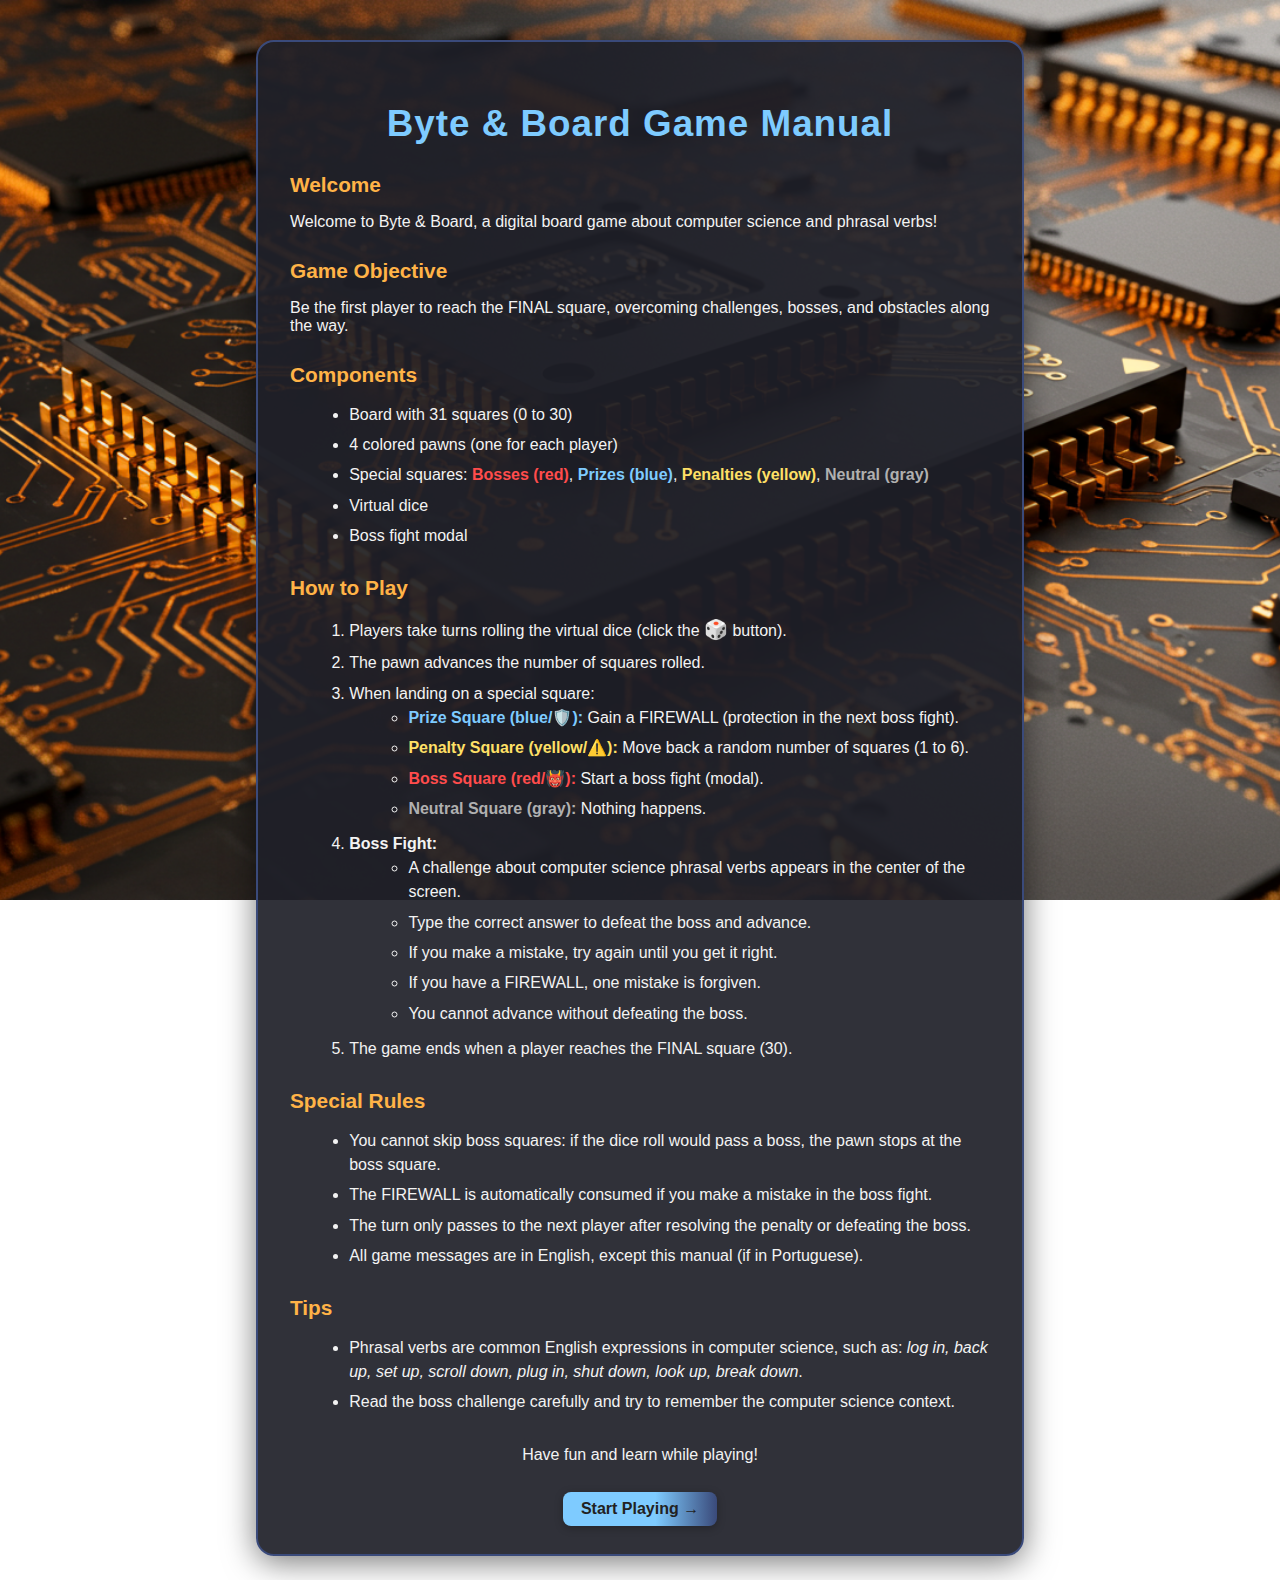
<file: index.html>
<!DOCTYPE html>
<html lang="en">
<head>
  <meta charset="UTF-8">
  <meta name="viewport" content="width=device-width, initial-scale=1.0">
  <title>Byte & Board Game Manual</title>
  <link rel="stylesheet" href="manual.css">
</head>
<body>
  <div class="manual-container">
    <h1>Byte & Board Game Manual</h1>
    <section>
      <h2>Welcome</h2>
      <p>Welcome to Byte & Board, a digital board game about computer science and phrasal verbs!</p>
    </section>
    <section>
      <h2>Game Objective</h2>
      <p>Be the first player to reach the FINAL square, overcoming challenges, bosses, and obstacles along the way.</p>
    </section>
    <section>
      <h2>Components</h2>
      <ul>
        <li>Board with 31 squares (0 to 30)</li>
        <li>4 colored pawns (one for each player)</li>
        <li>Special squares: <span class="boss">Bosses (red)</span>, <span class="prize">Prizes (blue)</span>, <span class="penalty">Penalties (yellow)</span>, <span class="neutral">Neutral (gray)</span></li>
        <li>Virtual dice</li>
        <li>Boss fight modal</li>
      </ul>
    </section>
    <section>
      <h2>How to Play</h2>
      <ol>
        <li>Players take turns rolling the virtual dice (click the <span class="dice">🎲</span> button).</li>
        <li>The pawn advances the number of squares rolled.</li>
        <li>When landing on a special square:
          <ul>
            <li><span class="prize">Prize Square (blue/🛡️):</span> Gain a FIREWALL (protection in the next boss fight).</li>
            <li><span class="penalty">Penalty Square (yellow/⚠️):</span> Move back a random number of squares (1 to 6).</li>
            <li><span class="boss">Boss Square (red/👹):</span> Start a boss fight (modal).</li>
            <li><span class="neutral">Neutral Square (gray):</span> Nothing happens.</li>
          </ul>
        </li>
        <li><strong>Boss Fight:</strong>
          <ul>
            <li>A challenge about computer science phrasal verbs appears in the center of the screen.</li>
            <li>Type the correct answer to defeat the boss and advance.</li>
            <li>If you make a mistake, try again until you get it right.</li>
            <li>If you have a FIREWALL, one mistake is forgiven.</li>
            <li>You cannot advance without defeating the boss.</li>
          </ul>
        </li>
        <li>The game ends when a player reaches the FINAL square (30).</li>
      </ol>
    </section>
    <section>
      <h2>Special Rules</h2>
      <ul>
        <li>You cannot skip boss squares: if the dice roll would pass a boss, the pawn stops at the boss square.</li>
        <li>The FIREWALL is automatically consumed if you make a mistake in the boss fight.</li>
        <li>The turn only passes to the next player after resolving the penalty or defeating the boss.</li>
        <li>All game messages are in English, except this manual (if in Portuguese).</li>
      </ul>
    </section>
    <section>
      <h2>Tips</h2>
      <ul>
        <li>Phrasal verbs are common English expressions in computer science, such as: <em>log in, back up, set up, scroll down, plug in, shut down, look up, break down</em>.</li>
        <li>Read the boss challenge carefully and try to remember the computer science context.</li>
      </ul>
    </section>
    <footer>
      <p>Have fun and learn while playing!</p>
      <a href="jogo.html" class="back-btn">Start Playing →</a>
    </footer>
  </div>
</body>
</html>
</file>
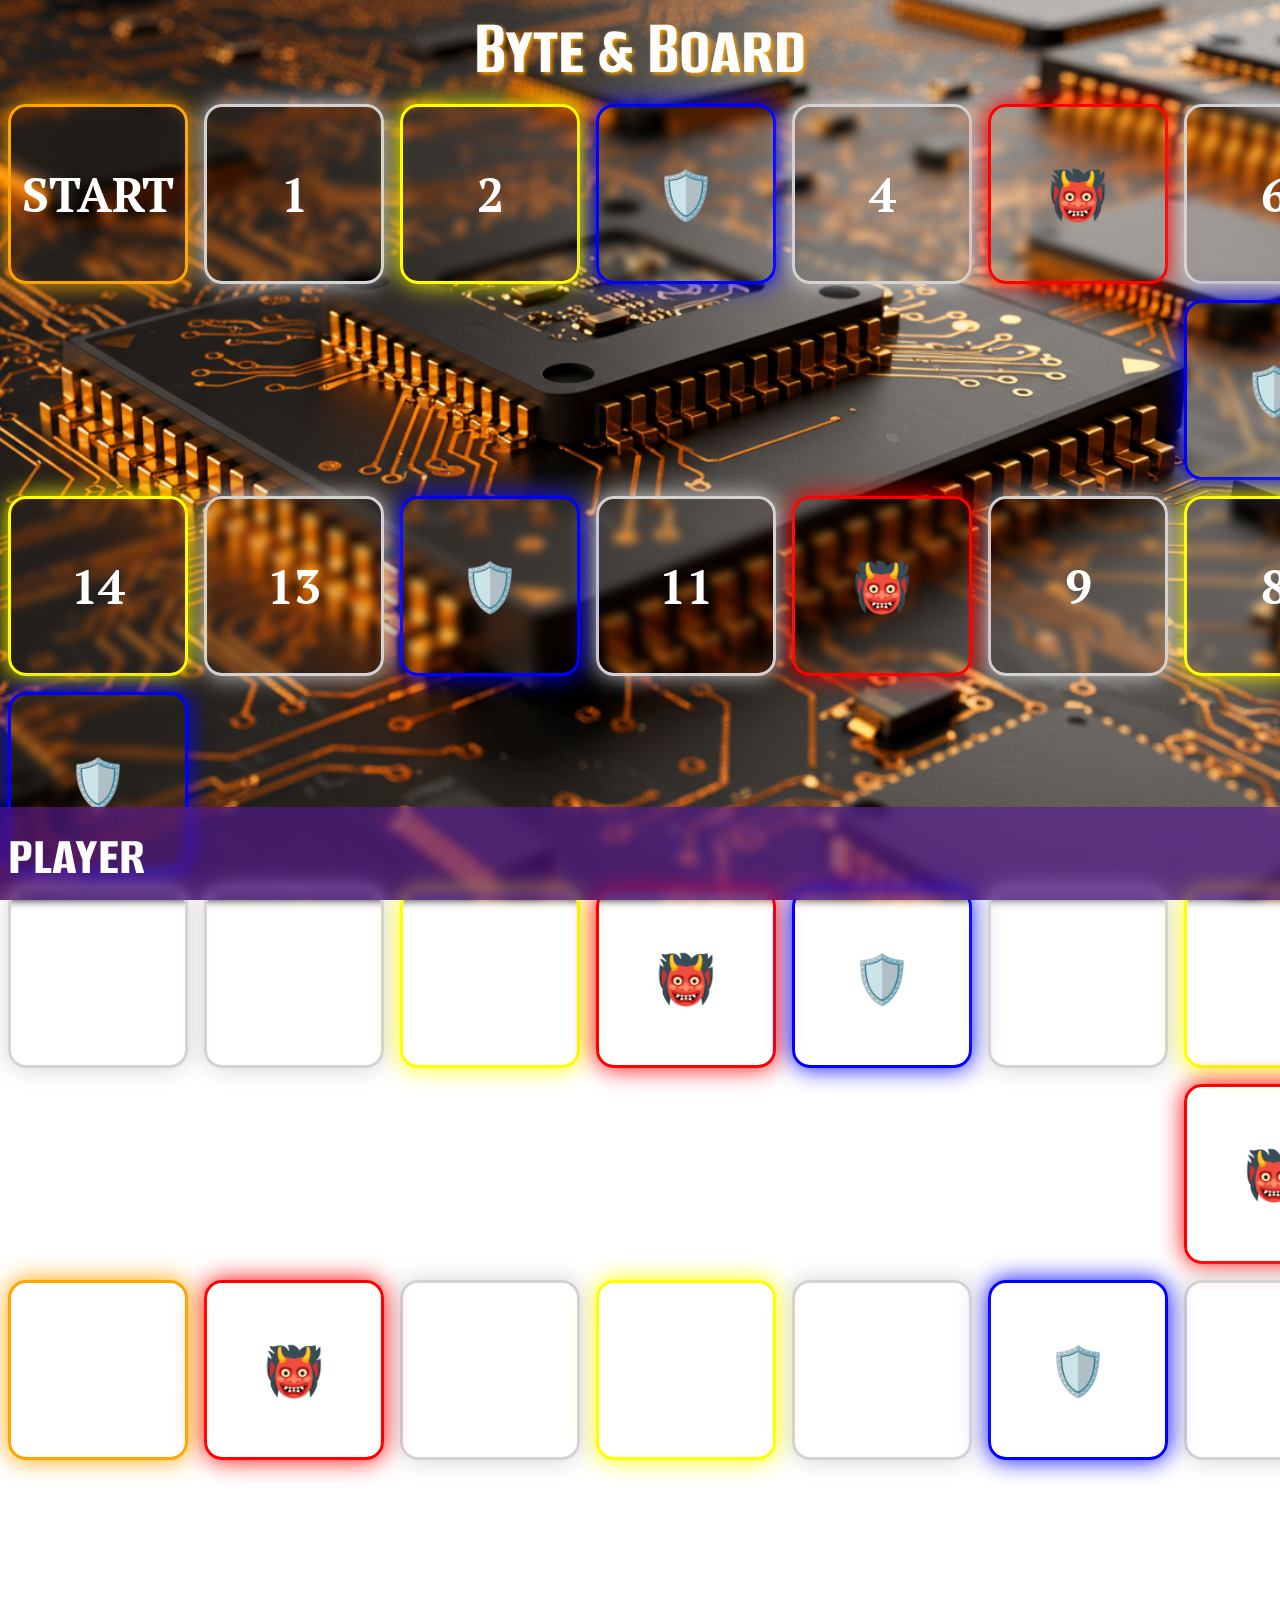
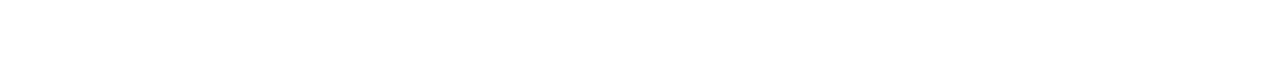
<file: jogo.html>
<!DOCTYPE html>
<html lang="en">
  <head>
    <meta charset="UTF-8" />
    <meta name="viewport" content="width=device-width, initial-scale=1.0" />
    <title>Byte & Board</title>
    <link rel="stylesheet" href="indexStyle.css" />
    <link rel="stylesheet" href="posicoesCasa.css" />
    <link rel="stylesheet" href="chefes/chefe1/chefe.css" />
  </head>
  <body>
    <div class="container">
      <h1>Byte & Board</h1>
    </div>
    <div class="tabuleiro" id="tabuleiro"></div>
    <div class="inf">
      <div class="user">
        <h1>player</h1>
      </div>
      <div class="dado">

      </div>
    </div>
    <script src="IndexScript.js"></script>
  </body>
</html>
</file>
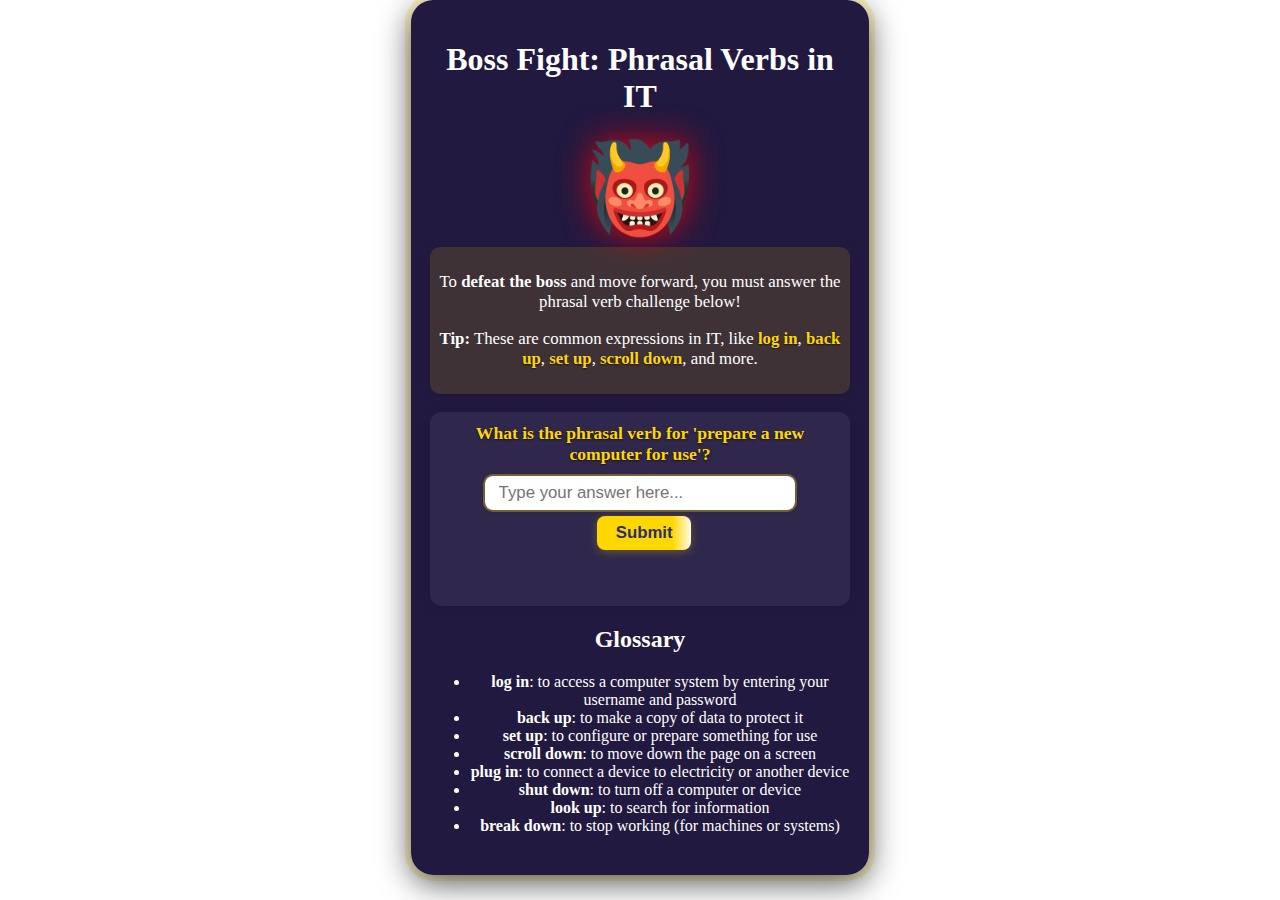
<file: chefes/chefe1/chefe.html>
<!DOCTYPE html>
<html lang="en">
<head>
  <meta charset="UTF-8">
  <meta name="viewport" content="width=device-width, initial-scale=1.0">
  <title>Boss Fight: Phrasal Verbs Challenge</title>
  <link rel="stylesheet" href="chefe.css">
</head>
<body>
  <div class="boss-container">
    <h1>Boss Fight: Phrasal Verbs in IT</h1>
    <div class="boss-avatar">👹</div>
    <div class="boss-instructions">
      <p>To <b>defeat the boss</b> and move forward, you must answer the phrasal verb challenge below!</p>
      <p><b>Tip:</b> These are common expressions in IT, like <span class="phrasal">log in</span>, <span class="phrasal">back up</span>, <span class="phrasal">set up</span>, <span class="phrasal">scroll down</span>, and more.</p>
    </div>
    <div class="challenge-area">
      <div id="question-area"></div>
      <input type="text" id="answer" placeholder="Type your answer here...">
      <button id="submit">Submit</button>
      <div id="feedback"></div>
    </div>
    <div class="glossary">
      <h2>Glossary</h2>
      <ul>
        <li><b>log in</b>: to access a computer system by entering your username and password</li>
        <li><b>back up</b>: to make a copy of data to protect it</li>
        <li><b>set up</b>: to configure or prepare something for use</li>
        <li><b>scroll down</b>: to move down the page on a screen</li>
        <li><b>plug in</b>: to connect a device to electricity or another device</li>
        <li><b>shut down</b>: to turn off a computer or device</li>
        <li><b>look up</b>: to search for information</li>
        <li><b>break down</b>: to stop working (for machines or systems)</li>
      </ul>
    </div>
  </div>
  <script>
    const questions = [
      {
        q: "What phrasal verb means 'to make a copy of your files to keep them safe'?",
        a: ["back up", "backup"]
      },
      {
        q: "Which phrasal verb do you use to say 'enter your username and password to access a system'?",
        a: ["log in", "login"]
      },
      {
        q: "What is the phrasal verb for 'prepare a new computer for use'?",
        a: ["set up", "setup"]
      },
      {
        q: "Which phrasal verb means 'move down the page on your screen'?",
        a: ["scroll down"]
      },
      {
        q: "If you want to connect your mouse to the computer, which phrasal verb do you use?",
        a: ["plug in"]
      },
      {
        q: "What phrasal verb means 'turn off your computer'?",
        a: ["shut down"]
      },
      {
        q: "Which phrasal verb means 'search for information online or in a dictionary'?",
        a: ["look up"]
      },
      {
        q: "If your computer stops working, which phrasal verb describes this?",
        a: ["break down"]
      }
    ];
    let current = Math.floor(Math.random() * questions.length);
    document.getElementById('question-area').textContent = questions[current].q;
    document.getElementById('submit').onclick = function() {
      const user = document.getElementById('answer').value.trim().toLowerCase();
      const correct = questions[current].a.some(ans => user === ans);
      const feedback = document.getElementById('feedback');
      if (correct) {
        feedback.innerHTML = '<span class="correct">Correct! You defeated the boss and can move forward!</span>';
        document.getElementById('submit').disabled = true;
        document.getElementById('answer').disabled = true;
        // Notify parent window (main board) that boss was defeated
        if (window.opener) {
          window.opener.postMessage({ bossDefeated: true }, '*');
          setTimeout(() => window.close(), 1200);
        }
      } else {
        feedback.innerHTML = '<span class="wrong">Try again! Remember the glossary below.</span>';
      }
    };
  </script>
</body>
</html>
</file>
<file: manual.css>
body {
  background: url('assets/bg.jpg') center/cover no-repeat fixed;
  min-height: 100vh;
  margin: 0;
  font-family: 'Segoe UI', Arial, sans-serif;
  color: #f3f3f3;
}

.manual-container {
  background: rgba(30, 32, 40, 0.92);
  max-width: 700px;
  margin: 40px auto 24px auto;
  border-radius: 18px;
  box-shadow: 0 6px 32px #0008;
  padding: 36px 32px 28px 32px;
  border: 2px solid #3a4a7a;
}

h1 {
  text-align: center;
  font-size: 2.3rem;
  color: #7ecbff;
  margin-bottom: 18px;
  letter-spacing: 1px;
}

h2 {
  color: #ffb347;
  margin-top: 28px;
  margin-bottom: 10px;
  font-size: 1.3rem;
}

ul, ol {
  margin-left: 1.2em;
  margin-bottom: 0.7em;
}

li {
  margin-bottom: 0.4em;
  line-height: 1.5;
}

.boss {
  color: #ff4c4c;
  font-weight: bold;
}
.prize {
  color: #7ecbff;
  font-weight: bold;
}
.penalty {
  color: #ffe066;
  font-weight: bold;
}
.neutral {
  color: #b0b0b0;
  font-weight: bold;
}
.dice {
  font-size: 1.2em;
}
footer {
  text-align: center;
  margin-top: 32px;
}
.back-btn {
  display: inline-block;
  margin-top: 12px;
  padding: 8px 18px;
  background: linear-gradient(90deg, #7ecbff 60%, #3a4a7a 100%);
  color: #222;
  border-radius: 8px;
  text-decoration: none;
  font-weight: bold;
  box-shadow: 0 2px 8px #0004;
  transition: background 0.2s, color 0.2s;
}
.back-btn:hover {
  background: linear-gradient(90deg, #ffb347 60%, #ff4c4c 100%);
  color: #fff;
}
@media (max-width: 600px) {
  .manual-container {
    padding: 18px 6vw 18px 6vw;
    max-width: 98vw;
  }
  h1 {
    font-size: 1.3rem;
  }
  h2 {
    font-size: 1.05rem;
  }
}
</file>
<file: indexStyle.css>
@import url("https://fonts.googleapis.com/css2?family=PT+Serif:ital,wght@0,400;0,700;1,400;1,700&display=swap");
@import url("https://fonts.googleapis.com/css2?family=Alumni+Sans+SC:ital,wght@0,100..900;1,100..900&display=swap");

* {
  margin: 0;
  padding: 0;
  box-sizing: border-box;
}

body {
  background-image: url("./assets/bg.jpg");
  background-size: cover;
  background-position: center;
  background-repeat: no-repeat;
  background-attachment: fixed;
}

.tabuleiro {
  width: 100%;
  height: 100%;
  display: grid;
  grid-template-columns: repeat(7, 1fr);
  grid-template-rows: repeat(8, 1fr);
  gap: 1rem;
  justify-items: center;
  padding: 0.5rem;
}

.casa {
  width: 180px;
  height: 180px;
  border-radius: 18px;
  display: flex;
  align-items: center;
  justify-content: center;
  font-family: "PT Serif", serif;
  font-size: 3rem;
  font-weight: bold;
  color: #fff;
  transition: transform 0.2s, box-shadow 0.2s;
  backdrop-filter: blur(5px);
  position: relative;
}

.casa:hover {
  transform: scale(1.08);
  z-index: 2;
}

.container {
  width: 100%;
  height: fit-content;
  display: flex;
  align-items: center;
  justify-content: center;
}

.container h1 {
  font-family: "Alumni Sans SC", sans-serif;
  font-size: 5rem;
  color: #fff;
  text-shadow: 2px 2px 4px orange;
}

.inf {
  width: 100vw;
  height: fit-content;
  position: fixed;
  bottom: 0;
  left: 0;
  display: flex;
  align-items: center;
  background-color: #59189a99;
  color: white;
  backdrop-filter: blur(5px);
  z-index: 3;
}

.inf h1 {
  font-family: "Alumni Sans SC", sans-serif;
  font-size: 4rem;
  margin: 0.5rem;
}

.casa-label {
  display: block;
  width: 100%;
  text-align: center;
  font-size: 2.2rem;
  font-weight: bold;
  color: orange;
  margin-bottom: 0.2em;
  letter-spacing: 2px;
  pointer-events: none;
}

.peao {
  width: 38px;
  height: 38px;
  border-radius: 50%;
  border: 3px solid #fff;
  margin: 2px;
  box-shadow: 0 2px 8px rgba(0, 0, 0, 0.18);
  display: inline-block;
  position: relative;
  z-index: 3;
  margin-top: 0.2em;
}

.peoes-container {
  display: flex;
  justify-content: center;
  align-items: flex-end;
  gap: 6px;
  width: 100%;
  position: absolute;
  left: 0;
  bottom: 18px;
  pointer-events: none;
}

.dado {
  margin: 2rem;
  font-size: 2.5rem;
  font-weight: bold;
  color: #fff;
  display: flex;
  flex-direction: row;
  align-items: center;
  margin-left: auto;
}

.dado-botao {
  font-size: 4rem;
  margin: 1rem auto 0 auto;
  padding: 0.25em 0.7em;
  border-radius: 50%;
  border: none;
  background: linear-gradient(145deg, #fff 70%, #e0e0e0 100%);
  color: #59189a;
  cursor: pointer;
  box-shadow: 0 4px 16px #59189a33, 0 1.5px 0 #fff inset;
  transition: transform 0.18s cubic-bezier(.4,2,.6,1), box-shadow 0.18s;
}
.dado-botao:active {
  transform: scale(0.92);
}

.valor-dado {
  font-family: "PT Serif", serif;
  font-size: 3rem;
  font-weight: bold;
  margin-left: 1.2rem;
  min-width: 6.5rem;
  display: inline-block;
  vertical-align: middle;
}
</file>
<file: posicoesCasa.css>
/* Estilo para o grid de casas */
#casa0 {
  grid-column: 1/2;
  grid-row: 1/2;
}
#casa1 {
  grid-column: 2/3;
  grid-row: 1/2;
}
#casa2 {
  grid-column: 3/4;
  grid-row: 1/2;  
}
#casa3 {
  grid-column: 4/5;
  grid-row: 1/2;
}
#casa4 {
  grid-column: 5/6;
  grid-row: 1/2;
}
#casa5 {
  grid-column: 6/7;
  grid-row: 1/2;
}
#casa6 {
  grid-column: 7/8;
  grid-row: 1/2;
}
#casa7 {
  grid-column: 7/8;
  grid-row: 2/3;
}
#casa8 {
  grid-column: 7/8;
  grid-row: 3/4;
}
#casa9 {
  grid-column: 6/7;
  grid-row: 3/4;
}
#casa10 {
  grid-column: 5/6;
  grid-row: 3/4;
}
#casa11 {
  grid-column: 4/5;
  grid-row: 3/4;
}
#casa12 {
  grid-column: 3/4;
  grid-row: 3/4;
}
#casa13 {
  grid-column: 2/3;
  grid-row: 3/4;
}
#casa14 {
  grid-column: 1/2;
  grid-row: 3/4;
}
#casa15 {
  grid-column: 1/2;
  grid-row: 4/5;
}
#casa16 {
  grid-column: 1/2;
  grid-row: 5/6;
}
#casa17 {
  grid-column: 2/3;
  grid-row: 5/6;
}
#casa18 {
  grid-column: 3/4;
  grid-row: 5/6;
}
#casa19 {
  grid-column: 4/5;
  grid-row: 5/6;
}
#casa20 {
  grid-column: 5/6;
  grid-row: 5/6;
}
#casa21 {
  grid-column: 6/7;
  grid-row: 5/6;
}
#casa22 {
  grid-column: 7/8;
  grid-row: 5/6;
}
#casa23 {
  grid-column: 7/8;
  grid-row: 6/7;
}
#casa24 {
  grid-column: 7/8;
  grid-row: 7/8;
}
#casa25 {
  grid-column: 6/7;
  grid-row: 7/8;
}
#casa26 {
  grid-column: 5/6;
  grid-row: 7/8;
}
#casa27 {
  grid-column: 4/5;
  grid-row: 7/8;
}
#casa28 {
  grid-column: 3/4;
  grid-row: 7/8;
}
#casa29 {
  grid-column: 2/3;
  grid-row: 7/8;
}
#casa30 {
  grid-column: 1/2;
  grid-row: 7/8;
}
</file>
<file: chefes/chefe1/chefe.css>
body {
  color: #fff;
  font-family: 'PT Serif', serif;
  margin: 0;
  min-height: 100vh;
  overflow-x: hidden;
}
.boss-modal-overlay {
  position: fixed; left: 0; top: 0; width: 100vw; height: 100vh;
  background: rgba(30,20,60,0.5);
  backdrop-filter: blur(8px);
  z-index: 1000;
}
.boss-modal-content {
  position: fixed; left: 0; top: 0; width: 100vw; height: 100vh;
  display: flex; align-items: center; justify-content: center;
  z-index: 1001;
  pointer-events: none;
}
.boss-container {
  max-width: 420px;
  width: 96vw;
  margin: 0 auto;
  background: rgba(30, 20, 60, 0.98);
  border-radius: 22px;
  box-shadow: 0 8px 32px #000a, 0 0 0 6px #ffd70033;
  padding: 1.2rem 1.2rem 1.5rem 1.2rem;
  text-align: center;
  position: relative;
  animation: popin 0.7s cubic-bezier(.4,2,.6,1);
  pointer-events: all;
}
@keyframes popin {
  0% { transform: scale(0.7) translateY(60px); opacity: 0; }
  100% { transform: scale(1) translateY(0); opacity: 1; }
}
.boss-avatar {
  font-size: 5.5rem;
  margin: 1rem 0 0.5rem 0;
  filter: drop-shadow(0 0 16px #ff0000cc);
  animation: boss-bounce 1.2s infinite alternate cubic-bezier(.4,2,.6,1);
}
@keyframes boss-bounce {
  0% { transform: scale(1.1) rotate(-5deg); }
  100% { transform: scale(1) rotate(5deg); }
}
.boss-instructions {
  margin-bottom: 1.1rem;
  font-size: 1.05rem;
  background: #ffd70022;
  border-radius: 10px;
  padding: 0.5em 0.5em 0.5em 0.5em;
  color: #fff;
  box-shadow: 0 2px 8px #0002;
}
.phrasal {
  color: #ffd700;
  font-weight: bold;
  text-shadow: 0 1px 2px #000a;
}
.challenge-area {
  margin: 1.1rem 0 1.2rem 0;
  background: #fff1;
  border-radius: 12px;
  padding: 0.7rem 0.5rem 0.7rem 0.5rem;
  box-shadow: 0 2px 8px #0002;
}
#question-area {
  font-size: 1.1rem;
  margin-bottom: 0.7rem;
  font-weight: bold;
  color: #ffd700;
  text-shadow: 0 1px 2px #000a;
}
#answer {
  font-size: 1.05rem;
  padding: 0.4em 0.8em;
  border-radius: 8px;
  border: none;
  margin-bottom: 0.4em;
  width: 70%;
  max-width: 320px;
  background: #fff;
  color: #2d2d6e;
  box-shadow: 0 1px 4px #0002;
  outline: 2px solid #ffd70055;
  transition: outline 0.2s;
}
#answer:focus {
  outline: 2.5px solid #ffd700;
}
#submit {
  font-size: 1.05rem;
  padding: 0.4em 1.1em;
  border-radius: 8px;
  border: none;
  background: linear-gradient(90deg, #ffd700 80%, #fffbe6 100%);
  color: #2d2d6e;
  font-weight: bold;
  cursor: pointer;
  margin-left: 0.5em;
  box-shadow: 0 2px 8px #ffd70044;
  transition: background 0.2s, box-shadow 0.2s;
}
#submit:active {
  background: #ffe066;
}
#submit:disabled {
  background: #aaa;
  color: #fff;
  cursor: not-allowed;
  box-shadow: none;
}
#feedback {
  margin-top: 0.7em;
  font-size: 1.05rem;
  min-height: 2em;
}
.correct {
  color: #00ff99;
  font-weight: bold;
  text-shadow: 0 1px 2px #000a;
  animation: correct-pop 0.7s cubic-bezier(.4,2,.6,1);
}
@keyframes correct-pop {
  0% { transform: scale(1.2); opacity: 0.2; }
  100% { transform: scale(1); opacity: 1; }
}
.wrong {
  color: #ff5555;
  font-weight: bold;
  text-shadow: 0 1px 2px #000a;
}
@media (max-width: 700px) {
  .boss-container {
    padding: 0.7rem 0.3rem 1rem 0.3rem;
  }
  #answer {
    width: 95%;
  }
}
</file>
